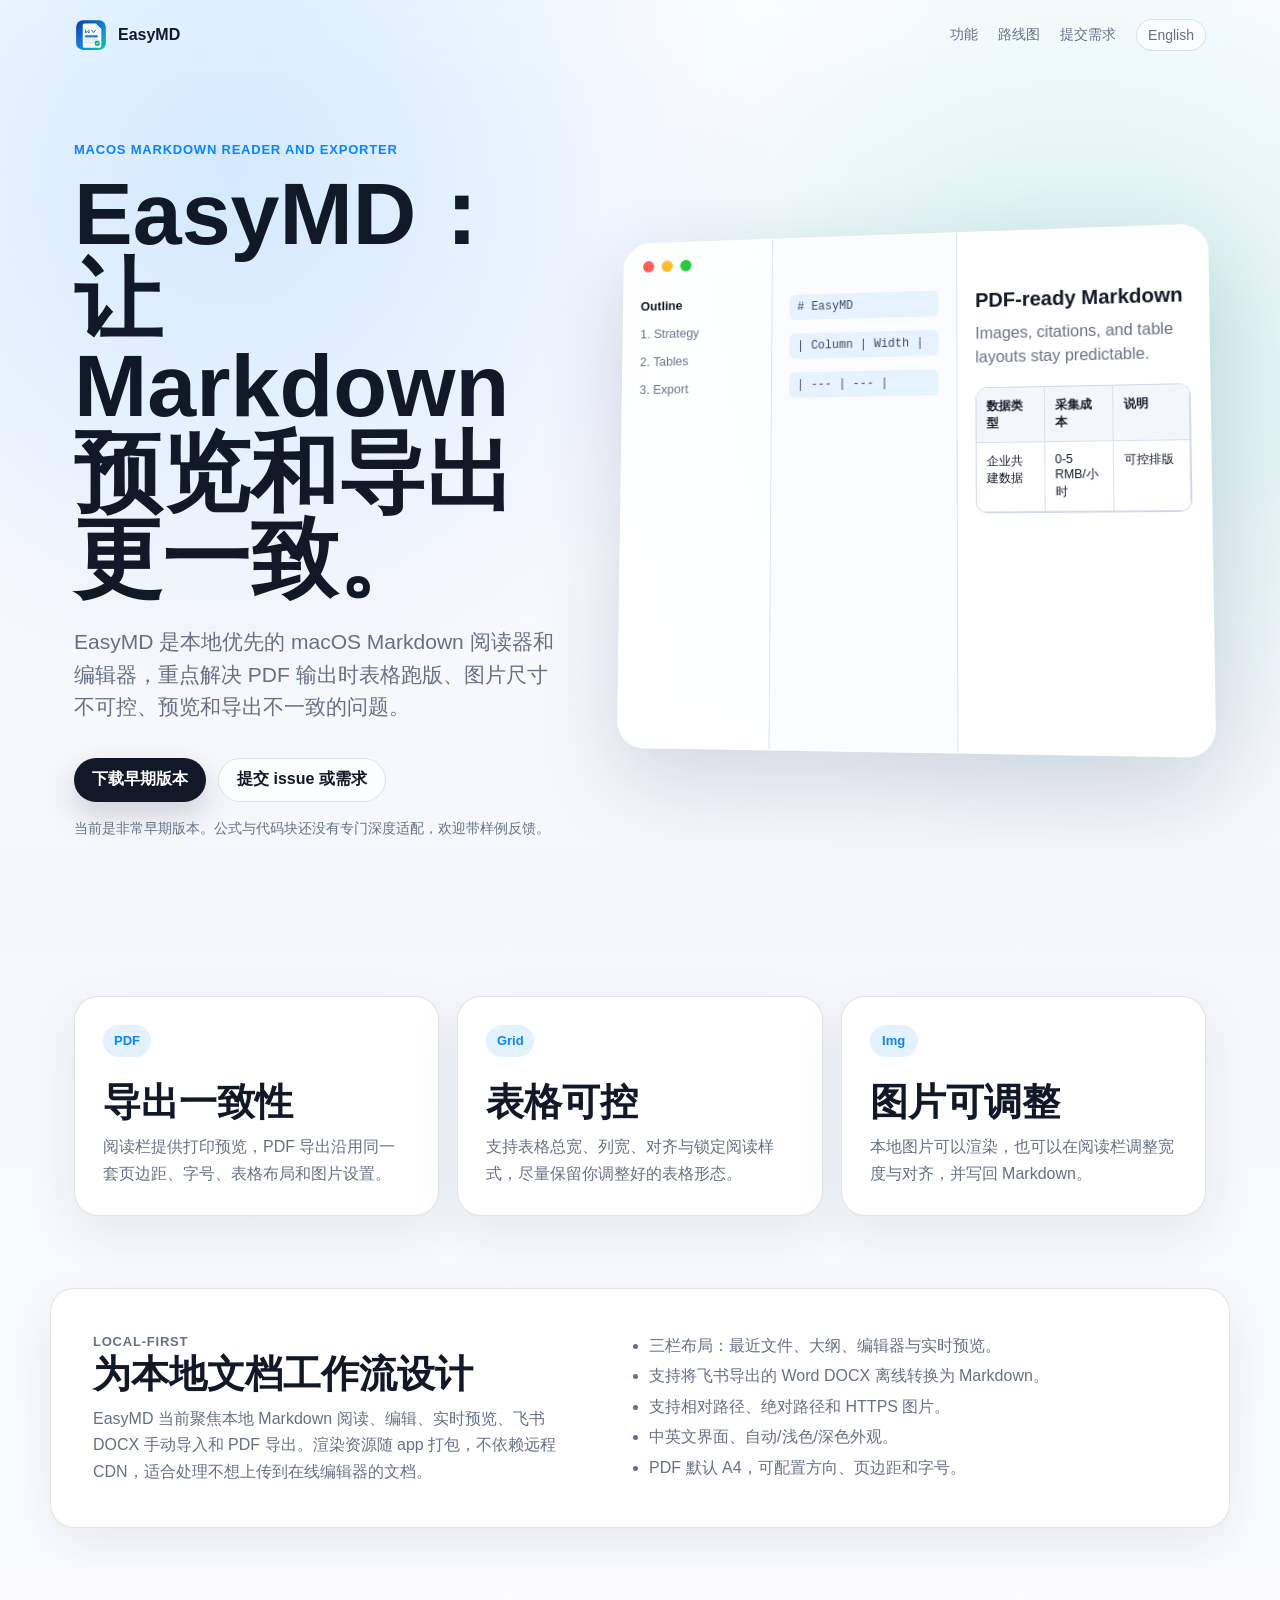
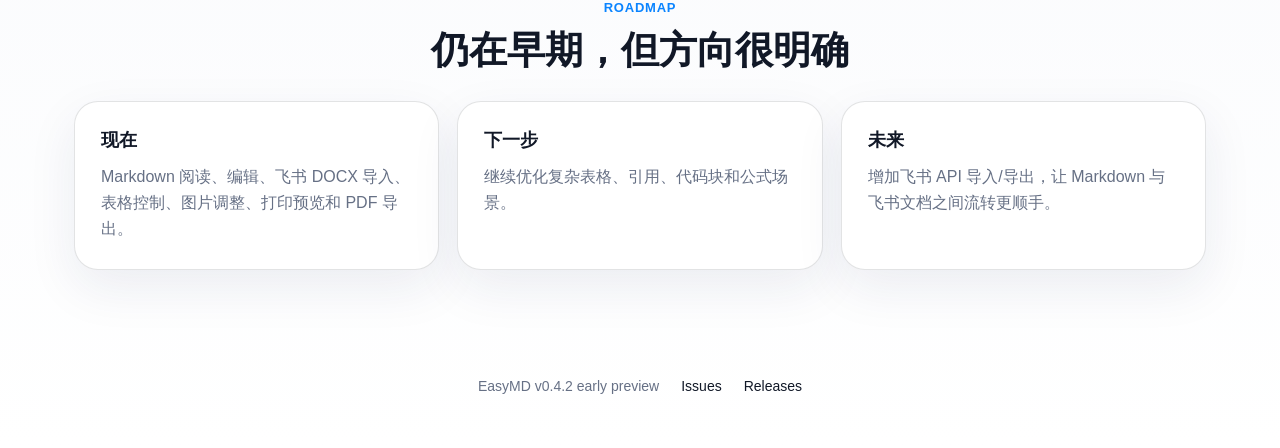
<file: index.html>
<!doctype html>
<html lang="zh-Hans">
  <head>
    <meta charset="utf-8">
    <meta name="viewport" content="width=device-width, initial-scale=1">
    <title>EasyMD - macOS Markdown 编辑器与一致性 PDF 导出工具</title>
    <meta name="description" content="EasyMD 是本地优先的 macOS Markdown 阅读器和编辑器，支持实时预览、表格与图片布局控制、飞书 DOCX 导入和一致性 PDF 导出。">
    <meta name="keywords" content="EasyMD, Markdown 编辑器, macOS Markdown, PDF 导出, Markdown 阅读器, 表格排版, 图片调整, 飞书 DOCX">
    <meta name="robots" content="index,follow">
    <meta name="google-site-verification" content="nBo2kHCn1fTJSbRpR7mxHWQ_sIphRBYKS4sAjxqb8IY">
    <link rel="canonical" href="https://ruikunl.github.io/EasyMD-site/">
    <link rel="alternate" hreflang="zh-Hans" href="https://ruikunl.github.io/EasyMD-site/">
    <link rel="alternate" hreflang="en" href="https://ruikunl.github.io/EasyMD-site/en/">
    <link rel="alternate" hreflang="x-default" href="https://ruikunl.github.io/EasyMD-site/">
    <meta property="og:title" content="EasyMD - macOS Markdown 编辑器与一致性 PDF 导出">
    <meta property="og:description" content="本地 Markdown 阅读、编辑、实时预览、表格控制、图片调整、飞书 DOCX 导入和更接近预览效果的 PDF 导出。">
    <meta property="og:type" content="website">
    <meta property="og:url" content="https://ruikunl.github.io/EasyMD-site/">
    <meta property="og:image" content="https://ruikunl.github.io/EasyMD-site/assets/easymd-og.svg">
    <meta name="twitter:card" content="summary_large_image">
    <meta name="twitter:title" content="EasyMD - macOS Markdown 编辑器与一致性 PDF 导出">
    <meta name="twitter:description" content="本地优先的 macOS Markdown 阅读器和编辑器，面向可控表格、图片调整和稳定 PDF 输出。">
    <meta name="twitter:image" content="https://ruikunl.github.io/EasyMD-site/assets/easymd-og.svg">
    <link rel="icon" href="assets/favicon.svg" type="image/svg+xml">
    <link rel="stylesheet" href="assets/styles.css">
    <script type="application/ld+json">
      {
        "@context": "https://schema.org",
        "@graph": [
          {
            "@type": "Person",
            "@id": "https://github.com/ruikunl#person",
            "name": "ruikunl",
            "url": "https://github.com/ruikunl"
          },
          {
            "@type": "WebSite",
            "@id": "https://ruikunl.github.io/EasyMD-site/#website",
            "url": "https://ruikunl.github.io/EasyMD-site/",
            "name": "EasyMD",
            "inLanguage": "zh-Hans",
            "description": "EasyMD 是本地优先的 macOS Markdown 阅读器和编辑器，支持实时预览、表格与图片布局控制、飞书 DOCX 导入和一致性 PDF 导出。",
            "publisher": {
              "@id": "https://github.com/ruikunl#person"
            }
          },
          {
            "@type": "SoftwareApplication",
            "@id": "https://ruikunl.github.io/EasyMD-site/#software",
            "name": "EasyMD",
            "url": "https://ruikunl.github.io/EasyMD-site/",
            "sameAs": [
              "https://github.com/ruikunl/EasyMD-site"
            ],
            "applicationCategory": "ProductivityApplication",
            "operatingSystem": "macOS 14+",
            "softwareVersion": "0.4.2",
            "description": "A local-first macOS Markdown reader and editor focused on live preview, table and image layout control, Feishu DOCX import, and consistent PDF export.",
            "image": "https://ruikunl.github.io/EasyMD-site/assets/easymd-og.svg",
            "downloadUrl": "https://github.com/ruikunl/EasyMD-site/releases/latest",
            "releaseNotes": "https://github.com/ruikunl/EasyMD-site/releases/latest",
            "author": {
              "@id": "https://github.com/ruikunl#person"
            },
            "offers": {
              "@type": "Offer",
              "price": "0",
              "priceCurrency": "USD",
              "availability": "https://schema.org/InStock"
            }
          }
        ]
      }
    </script>
  </head>
  <body>
    <header class="site-header">
      <a class="brand" href="./" aria-label="EasyMD 首页">
        <img src="assets/favicon.svg" alt="" width="34" height="34">
        <span>EasyMD</span>
      </a>
      <nav>
        <a href="#features">功能</a>
        <a href="#roadmap">路线图</a>
        <a href="https://github.com/ruikunl/EasyMD-site/issues">提交需求</a>
        <a class="language" href="en/">English</a>
      </nav>
    </header>

    <main>
      <section class="hero">
        <div class="hero-copy">
          <p class="eyebrow">macOS Markdown reader and exporter</p>
          <h1>EasyMD：让 Markdown 预览和导出更一致。</h1>
          <p class="lead">EasyMD 是本地优先的 macOS Markdown 阅读器和编辑器，重点解决 PDF 输出时表格跑版、图片尺寸不可控、预览和导出不一致的问题。</p>
          <div class="actions">
            <a class="button primary" href="https://github.com/ruikunl/EasyMD-site/releases/latest">下载早期版本</a>
            <a class="button secondary" href="https://github.com/ruikunl/EasyMD-site/issues/new/choose">提交 issue 或需求</a>
          </div>
          <p class="note">当前是非常早期版本。公式与代码块还没有专门深度适配，欢迎带样例反馈。</p>
        </div>
        <div class="product-visual" aria-label="EasyMD 界面预览">
          <div class="window">
            <div class="traffic"><span></span><span></span><span></span></div>
            <div class="sidebar">
              <strong>Outline</strong>
              <span>1. Strategy</span>
              <span>2. Tables</span>
              <span>3. Export</span>
            </div>
            <div class="editor"><span># EasyMD</span><span>| Column | Width |</span><span>| --- | --- |</span></div>
            <div class="preview">
              <h3>PDF-ready Markdown</h3>
              <p>Images, citations, and table layouts stay predictable.</p>
              <div class="mock-table">
                <span>数据类型</span><span>采集成本</span><span>说明</span>
                <span>企业共建数据</span><span>0-5 RMB/小时</span><span>可控排版</span>
              </div>
            </div>
          </div>
        </div>
      </section>

      <section id="features" class="features">
        <article>
          <span class="icon">PDF</span>
          <h2>导出一致性</h2>
          <p>阅读栏提供打印预览，PDF 导出沿用同一套页边距、字号、表格布局和图片设置。</p>
        </article>
        <article>
          <span class="icon">Grid</span>
          <h2>表格可控</h2>
          <p>支持表格总宽、列宽、对齐与锁定阅读样式，尽量保留你调整好的表格形态。</p>
        </article>
        <article>
          <span class="icon">Img</span>
          <h2>图片可调整</h2>
          <p>本地图片可以渲染，也可以在阅读栏调整宽度与对齐，并写回 Markdown。</p>
        </article>
      </section>

      <section class="details">
        <div>
          <p class="eyebrow">Local-first</p>
          <h2>为本地文档工作流设计</h2>
          <p>EasyMD 当前聚焦本地 Markdown 阅读、编辑、实时预览、飞书 DOCX 手动导入和 PDF 导出。渲染资源随 app 打包，不依赖远程 CDN，适合处理不想上传到在线编辑器的文档。</p>
        </div>
        <ul>
          <li>三栏布局：最近文件、大纲、编辑器与实时预览。</li>
          <li>支持将飞书导出的 Word DOCX 离线转换为 Markdown。</li>
          <li>支持相对路径、绝对路径和 HTTPS 图片。</li>
          <li>中英文界面、自动/浅色/深色外观。</li>
          <li>PDF 默认 A4，可配置方向、页边距和字号。</li>
        </ul>
      </section>

      <section id="roadmap" class="roadmap">
        <p class="eyebrow">Roadmap</p>
        <h2>仍在早期，但方向很明确</h2>
        <div class="timeline">
          <article>
            <strong>现在</strong>
            <p>Markdown 阅读、编辑、飞书 DOCX 导入、表格控制、图片调整、打印预览和 PDF 导出。</p>
          </article>
          <article>
            <strong>下一步</strong>
            <p>继续优化复杂表格、引用、代码块和公式场景。</p>
          </article>
          <article>
            <strong>未来</strong>
            <p>增加飞书 API 导入/导出，让 Markdown 与飞书文档之间流转更顺手。</p>
          </article>
        </div>
      </section>
    </main>

    <footer>
      <span>EasyMD v0.4.2 early preview</span>
      <a href="https://github.com/ruikunl/EasyMD-site/issues">Issues</a>
      <a href="https://github.com/ruikunl/EasyMD-site/releases/latest">Releases</a>
    </footer>
  </body>
</html>
</file>
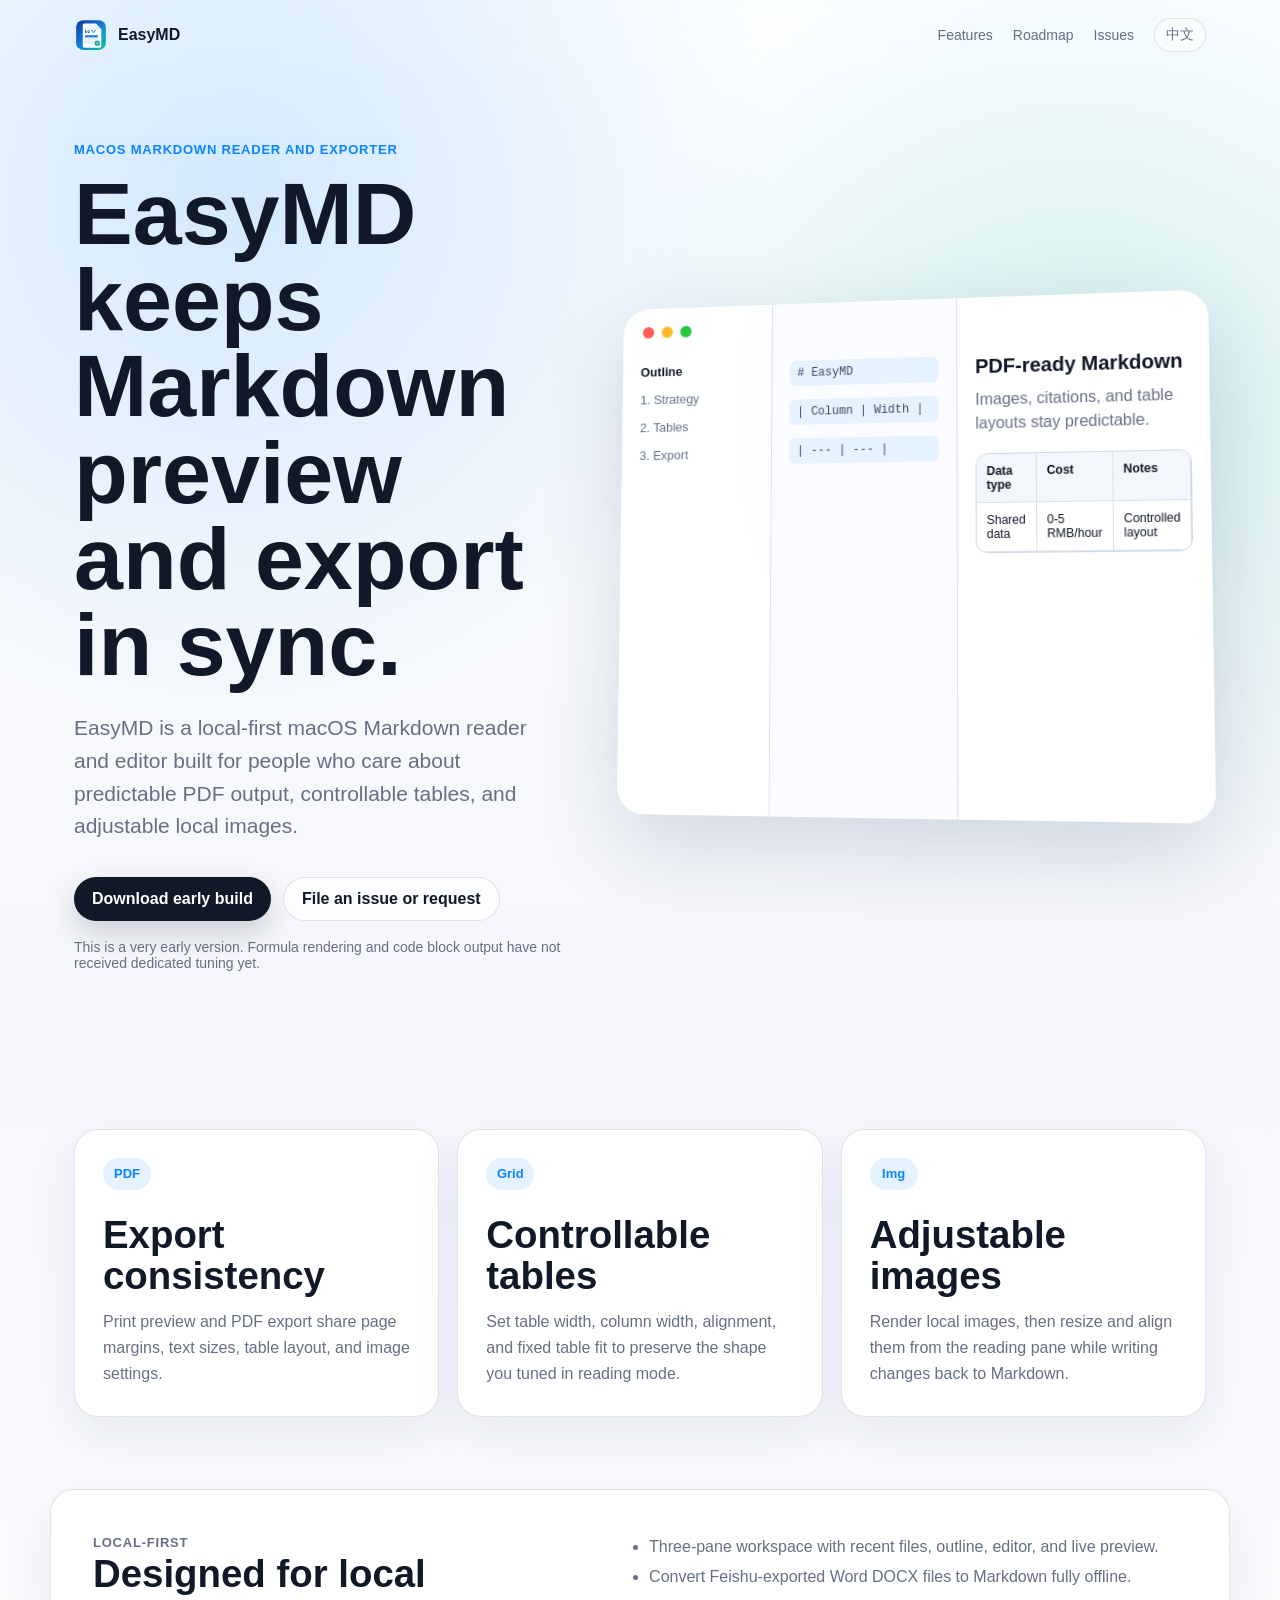
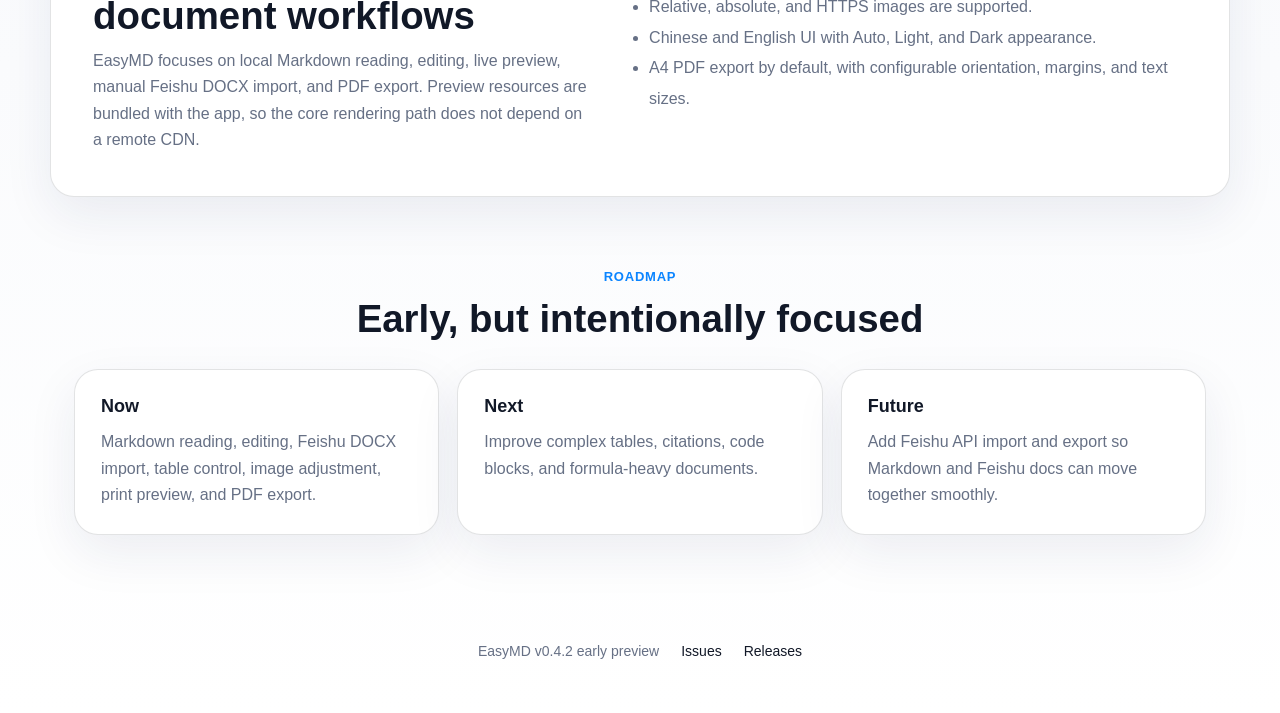
<file: en/index.html>
<!doctype html>
<html lang="en">
  <head>
    <meta charset="utf-8">
    <meta name="viewport" content="width=device-width, initial-scale=1">
    <title>EasyMD - macOS Markdown editor with consistent PDF export</title>
    <meta name="description" content="EasyMD is a local-first macOS Markdown reader and editor with live preview, table and image layout control, Feishu DOCX import, and consistent PDF export.">
    <meta name="keywords" content="EasyMD, Markdown editor, macOS Markdown, PDF export, Markdown reader, table layout, image resize, Feishu DOCX">
    <meta name="robots" content="index,follow">
    <link rel="canonical" href="https://ruikunl.github.io/EasyMD-site/en/">
    <link rel="alternate" hreflang="zh-Hans" href="https://ruikunl.github.io/EasyMD-site/">
    <link rel="alternate" hreflang="en" href="https://ruikunl.github.io/EasyMD-site/en/">
    <link rel="alternate" hreflang="x-default" href="https://ruikunl.github.io/EasyMD-site/">
    <meta property="og:title" content="EasyMD - macOS Markdown editor with consistent PDF export">
    <meta property="og:description" content="Local Markdown reading, editing, live preview, table control, image adjustment, Feishu DOCX import, and PDF export that stays closer to preview.">
    <meta property="og:type" content="website">
    <meta property="og:url" content="https://ruikunl.github.io/EasyMD-site/en/">
    <meta property="og:image" content="https://ruikunl.github.io/EasyMD-site/assets/easymd-og.svg">
    <meta name="twitter:card" content="summary_large_image">
    <meta name="twitter:title" content="EasyMD - macOS Markdown editor with consistent PDF export">
    <meta name="twitter:description" content="A local-first macOS Markdown reader and editor for controllable tables, adjustable images, and predictable PDF output.">
    <meta name="twitter:image" content="https://ruikunl.github.io/EasyMD-site/assets/easymd-og.svg">
    <link rel="icon" href="../assets/favicon.svg" type="image/svg+xml">
    <link rel="stylesheet" href="../assets/styles.css">
    <script type="application/ld+json">
      {
        "@context": "https://schema.org",
        "@graph": [
          {
            "@type": "Person",
            "@id": "https://github.com/ruikunl#person",
            "name": "ruikunl",
            "url": "https://github.com/ruikunl"
          },
          {
            "@type": "WebSite",
            "@id": "https://ruikunl.github.io/EasyMD-site/en/#website",
            "url": "https://ruikunl.github.io/EasyMD-site/en/",
            "name": "EasyMD",
            "inLanguage": "en",
            "description": "EasyMD is a local-first macOS Markdown reader and editor with live preview, table and image layout control, Feishu DOCX import, and consistent PDF export.",
            "publisher": {
              "@id": "https://github.com/ruikunl#person"
            }
          },
          {
            "@type": "SoftwareApplication",
            "@id": "https://ruikunl.github.io/EasyMD-site/#software",
            "name": "EasyMD",
            "url": "https://ruikunl.github.io/EasyMD-site/en/",
            "sameAs": [
              "https://github.com/ruikunl/EasyMD-site"
            ],
            "applicationCategory": "ProductivityApplication",
            "operatingSystem": "macOS 14+",
            "softwareVersion": "0.4.2",
            "description": "A local-first macOS Markdown reader and editor focused on live preview, table and image layout control, Feishu DOCX import, and consistent PDF export.",
            "image": "https://ruikunl.github.io/EasyMD-site/assets/easymd-og.svg",
            "downloadUrl": "https://github.com/ruikunl/EasyMD-site/releases/latest",
            "releaseNotes": "https://github.com/ruikunl/EasyMD-site/releases/latest",
            "author": {
              "@id": "https://github.com/ruikunl#person"
            },
            "offers": {
              "@type": "Offer",
              "price": "0",
              "priceCurrency": "USD",
              "availability": "https://schema.org/InStock"
            }
          }
        ]
      }
    </script>
  </head>
  <body>
    <header class="site-header">
      <a class="brand" href="./" aria-label="EasyMD home">
        <img src="../assets/favicon.svg" alt="" width="34" height="34">
        <span>EasyMD</span>
      </a>
      <nav>
        <a href="#features">Features</a>
        <a href="#roadmap">Roadmap</a>
        <a href="https://github.com/ruikunl/EasyMD-site/issues">Issues</a>
        <a class="language" href="../">中文</a>
      </nav>
    </header>

    <main>
      <section class="hero">
        <div class="hero-copy">
          <p class="eyebrow">macOS Markdown reader and exporter</p>
          <h1>EasyMD keeps Markdown preview and export in sync.</h1>
          <p class="lead">EasyMD is a local-first macOS Markdown reader and editor built for people who care about predictable PDF output, controllable tables, and adjustable local images.</p>
          <div class="actions">
            <a class="button primary" href="https://github.com/ruikunl/EasyMD-site/releases/latest">Download early build</a>
            <a class="button secondary" href="https://github.com/ruikunl/EasyMD-site/issues/new/choose">File an issue or request</a>
          </div>
          <p class="note">This is a very early version. Formula rendering and code block output have not received dedicated tuning yet.</p>
        </div>
        <div class="product-visual" aria-label="EasyMD app preview">
          <div class="window">
            <div class="traffic"><span></span><span></span><span></span></div>
            <div class="sidebar">
              <strong>Outline</strong>
              <span>1. Strategy</span>
              <span>2. Tables</span>
              <span>3. Export</span>
            </div>
            <div class="editor"><span># EasyMD</span><span>| Column | Width |</span><span>| --- | --- |</span></div>
            <div class="preview">
              <h3>PDF-ready Markdown</h3>
              <p>Images, citations, and table layouts stay predictable.</p>
              <div class="mock-table">
                <span>Data type</span><span>Cost</span><span>Notes</span>
                <span>Shared data</span><span>0-5 RMB/hour</span><span>Controlled layout</span>
              </div>
            </div>
          </div>
        </div>
      </section>

      <section id="features" class="features">
        <article>
          <span class="icon">PDF</span>
          <h2>Export consistency</h2>
          <p>Print preview and PDF export share page margins, text sizes, table layout, and image settings.</p>
        </article>
        <article>
          <span class="icon">Grid</span>
          <h2>Controllable tables</h2>
          <p>Set table width, column width, alignment, and fixed table fit to preserve the shape you tuned in reading mode.</p>
        </article>
        <article>
          <span class="icon">Img</span>
          <h2>Adjustable images</h2>
          <p>Render local images, then resize and align them from the reading pane while writing changes back to Markdown.</p>
        </article>
      </section>

      <section class="details">
        <div>
          <p class="eyebrow">Local-first</p>
          <h2>Designed for local document workflows</h2>
          <p>EasyMD focuses on local Markdown reading, editing, live preview, manual Feishu DOCX import, and PDF export. Preview resources are bundled with the app, so the core rendering path does not depend on a remote CDN.</p>
        </div>
        <ul>
          <li>Three-pane workspace with recent files, outline, editor, and live preview.</li>
          <li>Convert Feishu-exported Word DOCX files to Markdown fully offline.</li>
          <li>Relative, absolute, and HTTPS images are supported.</li>
          <li>Chinese and English UI with Auto, Light, and Dark appearance.</li>
          <li>A4 PDF export by default, with configurable orientation, margins, and text sizes.</li>
        </ul>
      </section>

      <section id="roadmap" class="roadmap">
        <p class="eyebrow">Roadmap</p>
        <h2>Early, but intentionally focused</h2>
        <div class="timeline">
          <article>
            <strong>Now</strong>
            <p>Markdown reading, editing, Feishu DOCX import, table control, image adjustment, print preview, and PDF export.</p>
          </article>
          <article>
            <strong>Next</strong>
            <p>Improve complex tables, citations, code blocks, and formula-heavy documents.</p>
          </article>
          <article>
            <strong>Future</strong>
            <p>Add Feishu API import and export so Markdown and Feishu docs can move together smoothly.</p>
          </article>
        </div>
      </section>
    </main>

    <footer>
      <span>EasyMD v0.4.2 early preview</span>
      <a href="https://github.com/ruikunl/EasyMD-site/issues">Issues</a>
      <a href="https://github.com/ruikunl/EasyMD-site/releases/latest">Releases</a>
    </footer>
  </body>
</html>
</file>
<file: assets/styles.css>
:root {
  color-scheme: light;
  --bg: #f5f7fb;
  --panel: rgba(255, 255, 255, 0.78);
  --panel-strong: #ffffff;
  --text: #111827;
  --muted: #667085;
  --line: rgba(17, 24, 39, 0.12);
  --accent: #0a84ff;
  --teal: #11b79f;
  --shadow: 0 30px 90px rgba(23, 37, 84, 0.16);
  font-family: -apple-system, BlinkMacSystemFont, "SF Pro Text", "Helvetica Neue", Arial, sans-serif;
}

* {
  box-sizing: border-box;
}

html {
  scroll-behavior: smooth;
}

body {
  margin: 0;
  background:
    radial-gradient(circle at 18% 8%, rgba(10, 132, 255, 0.16), transparent 34rem),
    radial-gradient(circle at 84% 18%, rgba(17, 183, 159, 0.16), transparent 30rem),
    linear-gradient(180deg, #fbfdff 0%, var(--bg) 44%, #ffffff 100%);
  color: var(--text);
}

a {
  color: inherit;
  text-decoration: none;
}

.site-header {
  position: sticky;
  top: 0;
  z-index: 10;
  display: flex;
  align-items: center;
  justify-content: space-between;
  max-width: 1180px;
  margin: 0 auto;
  padding: 18px 24px;
  backdrop-filter: blur(22px);
}

.brand,
nav,
.actions,
footer {
  display: flex;
  align-items: center;
}

.brand {
  gap: 10px;
  font-weight: 700;
  letter-spacing: 0;
}

nav {
  gap: 20px;
  color: var(--muted);
  font-size: 14px;
}

nav a:hover {
  color: var(--text);
}

.language {
  padding: 7px 11px;
  border: 1px solid var(--line);
  border-radius: 999px;
  background: rgba(255, 255, 255, 0.62);
}

main {
  overflow: hidden;
}

.hero {
  display: grid;
  grid-template-columns: minmax(0, 0.9fr) minmax(420px, 1.1fr);
  gap: 46px;
  align-items: center;
  max-width: 1180px;
  min-height: calc(100vh - 76px);
  margin: 0 auto;
  padding: 72px 24px 86px;
}

.eyebrow {
  margin: 0 0 14px;
  color: var(--accent);
  font-size: 13px;
  font-weight: 700;
  letter-spacing: 0.06em;
  text-transform: uppercase;
}

h1 {
  max-width: 680px;
  margin: 0;
  font-size: clamp(48px, 7vw, 88px);
  line-height: 0.98;
  letter-spacing: 0;
}

h2 {
  margin: 0 0 12px;
  font-size: clamp(28px, 3vw, 42px);
  line-height: 1.08;
  letter-spacing: 0;
}

h3 {
  margin: 0 0 10px;
  font-size: 20px;
}

.lead {
  max-width: 620px;
  margin: 24px 0 0;
  color: var(--muted);
  font-size: 21px;
  line-height: 1.55;
}

.actions {
  gap: 12px;
  flex-wrap: wrap;
  margin-top: 34px;
}

.button {
  display: inline-flex;
  align-items: center;
  justify-content: center;
  min-height: 44px;
  padding: 0 18px;
  border-radius: 999px;
  font-weight: 650;
}

.primary {
  background: #111827;
  color: #ffffff;
  box-shadow: 0 12px 30px rgba(17, 24, 39, 0.18);
}

.secondary {
  border: 1px solid var(--line);
  background: rgba(255, 255, 255, 0.68);
  color: var(--text);
}

.note {
  margin: 18px 0 0;
  color: var(--muted);
  font-size: 14px;
}

.product-visual {
  perspective: 1400px;
}

.window {
  position: relative;
  display: grid;
  grid-template-columns: 158px 190px 1fr;
  min-height: 520px;
  overflow: hidden;
  border: 1px solid rgba(255, 255, 255, 0.72);
  border-radius: 28px;
  background: var(--panel);
  box-shadow: var(--shadow);
  transform: rotateX(4deg) rotateY(-8deg);
  backdrop-filter: blur(22px);
}

.traffic {
  position: absolute;
  top: 18px;
  left: 20px;
  display: flex;
  gap: 8px;
}

.traffic span {
  width: 12px;
  height: 12px;
  border-radius: 999px;
  background: #ff5f57;
}

.traffic span:nth-child(2) {
  background: #febc2e;
}

.traffic span:nth-child(3) {
  background: #28c840;
}

.sidebar,
.editor,
.preview {
  padding: 58px 18px 24px;
}

.sidebar {
  display: flex;
  flex-direction: column;
  gap: 14px;
  border-right: 1px solid var(--line);
  color: var(--muted);
  background: rgba(255, 255, 255, 0.52);
  font-size: 13px;
}

.sidebar strong {
  color: var(--text);
}

.editor {
  display: flex;
  flex-direction: column;
  gap: 14px;
  border-right: 1px solid var(--line);
  background: rgba(250, 252, 255, 0.78);
  color: #3b4a63;
  font-family: "SF Mono", ui-monospace, Menlo, monospace;
  font-size: 12px;
}

.editor span {
  display: block;
  min-height: 16px;
  border-radius: 6px;
  background: rgba(10, 132, 255, 0.08);
  padding: 6px 8px;
}

.preview {
  background: #ffffff;
}

.preview p {
  margin: 0 0 18px;
  color: var(--muted);
  line-height: 1.5;
}

.mock-table {
  display: grid;
  grid-template-columns: 1fr 1fr 1.1fr;
  overflow: hidden;
  border: 1px solid #cfd8e7;
  border-radius: 12px;
  font-size: 12px;
}

.mock-table span {
  min-height: 42px;
  padding: 10px;
  border-right: 1px solid #d8e0ed;
  border-bottom: 1px solid #d8e0ed;
}

.mock-table span:nth-child(-n + 3) {
  background: #f3f6fb;
  font-weight: 700;
}

.features,
.details,
.roadmap {
  max-width: 1180px;
  margin: 0 auto;
  padding: 72px 24px;
}

.features {
  display: grid;
  grid-template-columns: repeat(3, 1fr);
  gap: 18px;
}

.features article,
.details,
.timeline article {
  border: 1px solid var(--line);
  border-radius: 24px;
  background: var(--panel-strong);
  box-shadow: 0 18px 50px rgba(23, 37, 84, 0.08);
}

.features article {
  padding: 28px;
}

.icon {
  display: inline-flex;
  align-items: center;
  justify-content: center;
  min-width: 48px;
  height: 32px;
  margin-bottom: 24px;
  border-radius: 999px;
  background: rgba(10, 132, 255, 0.11);
  color: var(--accent);
  font-size: 13px;
  font-weight: 750;
}

.features p,
.details p,
.timeline p {
  margin: 0;
  color: var(--muted);
  line-height: 1.65;
}

.details {
  display: grid;
  grid-template-columns: 0.9fr 1fr;
  gap: 34px;
  align-items: start;
  padding: 42px;
}

.details ul {
  margin: 0;
  padding-left: 20px;
  color: var(--muted);
  line-height: 1.9;
}

.roadmap {
  text-align: center;
}

.timeline {
  display: grid;
  grid-template-columns: repeat(3, 1fr);
  gap: 18px;
  margin-top: 30px;
  text-align: left;
}

.timeline article {
  padding: 26px;
}

.timeline strong {
  display: block;
  margin-bottom: 12px;
  font-size: 18px;
}

footer {
  justify-content: center;
  gap: 22px;
  padding: 36px 24px 54px;
  color: var(--muted);
  font-size: 14px;
}

footer a {
  color: var(--text);
}

@media (max-width: 900px) {
  .site-header {
    align-items: flex-start;
    gap: 14px;
  }

  nav {
    flex-wrap: wrap;
    justify-content: flex-end;
    gap: 12px;
  }

  .hero {
    grid-template-columns: 1fr;
    min-height: auto;
    padding-top: 48px;
  }

  .window {
    grid-template-columns: 1fr;
    min-height: 0;
    transform: none;
  }

  .sidebar,
  .editor {
    display: none;
  }

  .features,
  .timeline,
  .details {
    grid-template-columns: 1fr;
  }
}

@media (max-width: 620px) {
  .site-header {
    position: static;
    padding: 18px;
  }

  nav {
    display: none;
  }

  .hero,
  .features,
  .details,
  .roadmap {
    padding-left: 18px;
    padding-right: 18px;
  }

  h1 {
    font-size: 44px;
  }

  .lead {
    font-size: 18px;
  }
}
</file>
